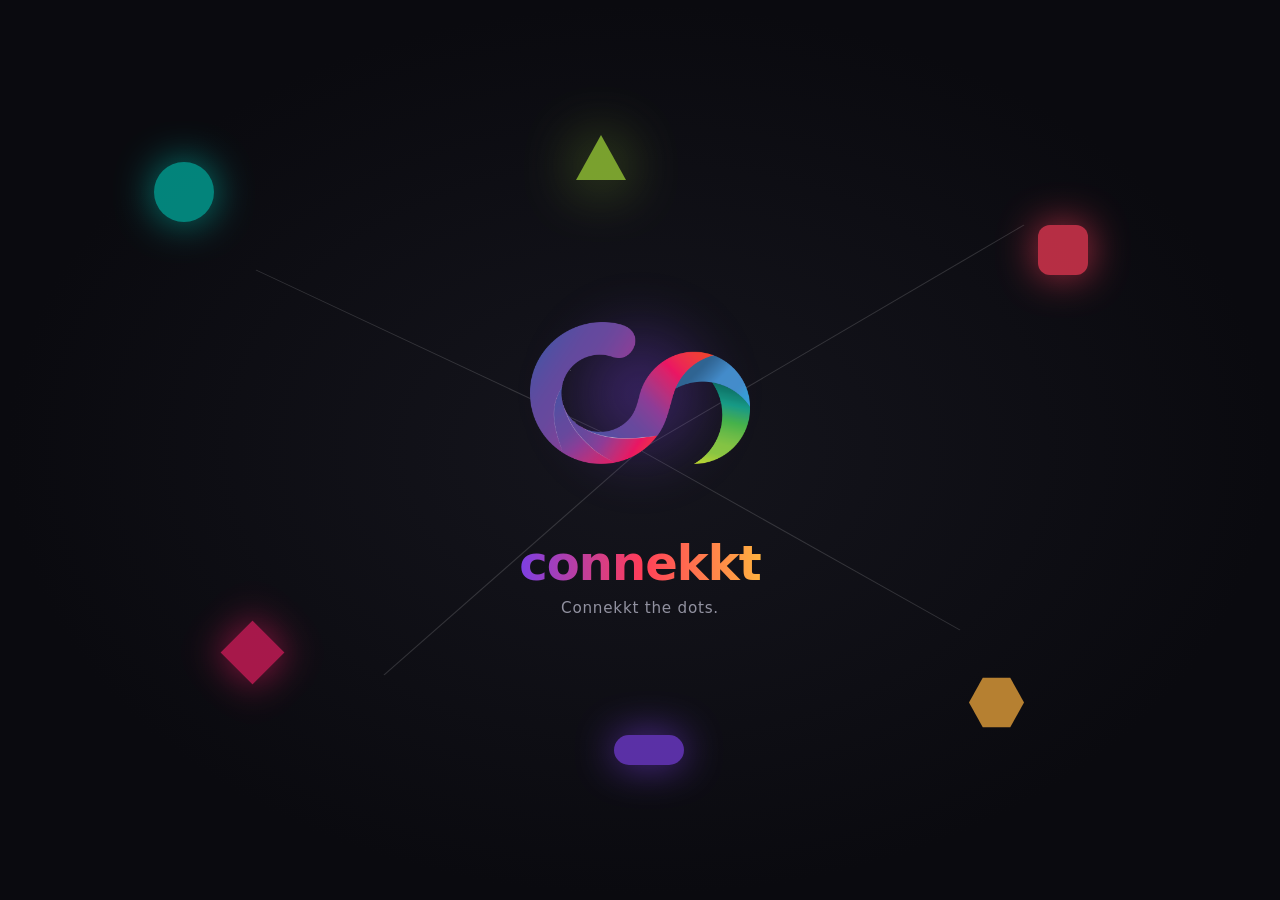
<file: frontend/index.html>
<!DOCTYPE html>
<html lang="en">
<head>
  <meta charset="UTF-8" />
  <meta name="viewport" content="width=device-width, initial-scale=1.0, viewport-fit=cover" />
  <meta name="theme-color" content="#0A0A0F" />
  <title>Connekkt — Connekkt the dots.</title>
  <link rel="icon" type="image/png" href="assets/connekkt-logo.png" />
  <link rel="stylesheet" href="css/tokens.css" />
  <link rel="stylesheet" href="css/splash.css" />
</head>
<body>
  <main class="splash" aria-label="Connekkt is loading">
    <!-- Animated background grid -->

    <!-- Floating geometric shapes representing each creative category -->
    <div class="shapes" aria-hidden="true">
      <span class="shape shape--circle"></span>
      <span class="shape shape--square"></span>
      <span class="shape shape--diamond"></span>
      <span class="shape shape--hex"></span>
      <span class="shape shape--triangle"></span>
      <span class="shape shape--pill"></span>
    </div>

    <!-- Connecting lines that draw across the screen -->
    <svg class="connections" viewBox="0 0 1000 1000" preserveAspectRatio="none" aria-hidden="true">
      <line x1="20%" y1="30%" x2="50%" y2="50%" class="line line--1" />
      <line x1="50%" y1="50%" x2="80%" y2="25%" class="line line--2" />
      <line x1="50%" y1="50%" x2="30%" y2="75%" class="line line--3" />
      <line x1="50%" y1="50%" x2="75%" y2="70%" class="line line--4" />
    </svg>

    <!-- The logo -->
    <div class="logo-wrap">
      <img src="assets/connekkt-logo.png" alt="Connekkt" class="logo" />
      <div class="logo-glow" aria-hidden="true"></div>
    </div>

    <!-- Wordmark and tagline -->
    <div class="brand">
      <h1 class="wordmark">connekkt</h1>
      <p class="tagline">Connekkt the dots.</p>
    </div>
  </main>

  <script src="js/api.js"></script>
  <script src="js/splash.js"></script>
</body>
</html>
</file>
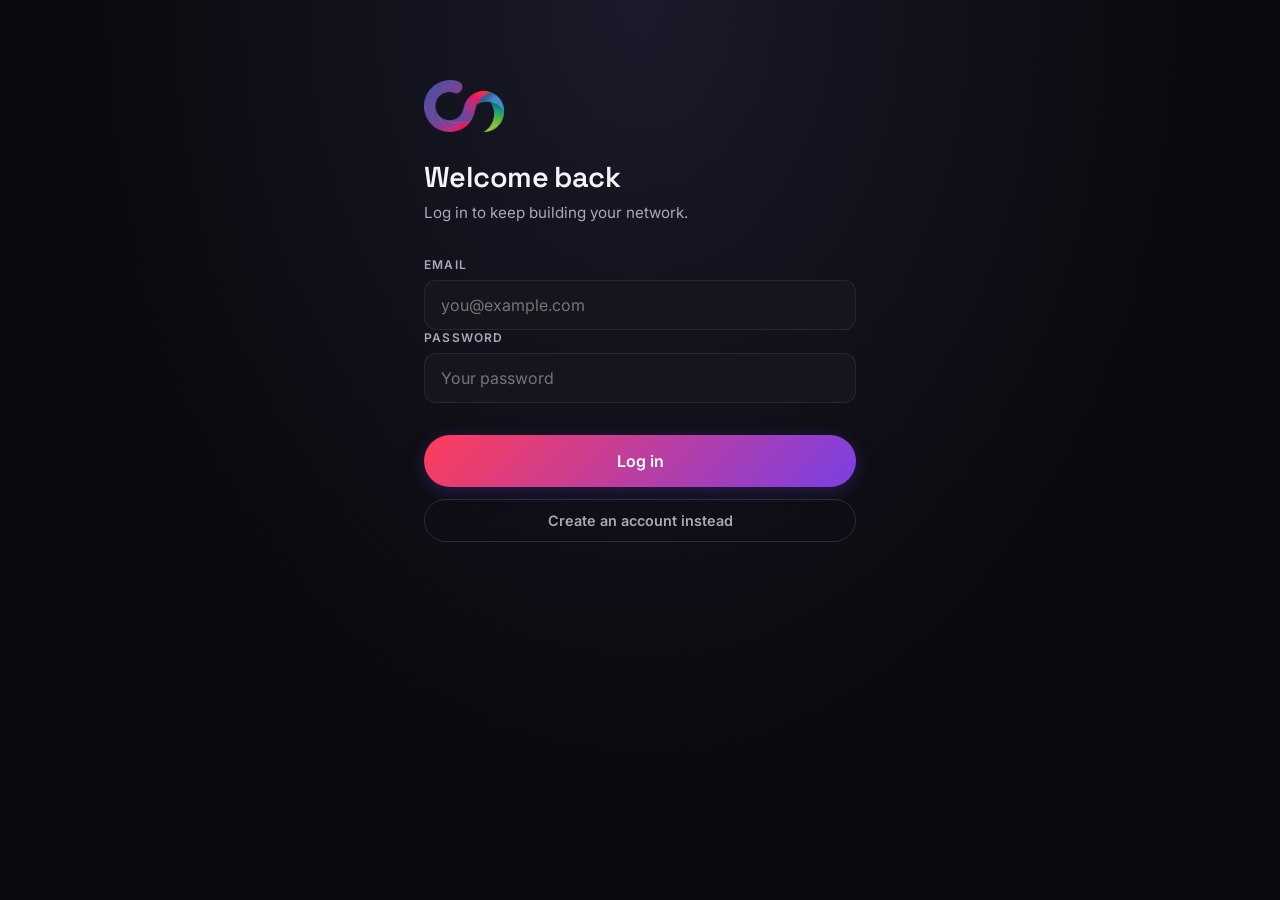
<file: frontend/login.html>
<!DOCTYPE html>
<html lang="en">
<head>
  <meta charset="UTF-8" />
  <meta name="viewport" content="width=device-width, initial-scale=1.0, viewport-fit=cover" />
  <meta name="theme-color" content="#0A0A0F" />
  <title>Connekkt — Log In</title>
  <link rel="icon" type="image/png" href="assets/connekkt-logo.png" />
  <link rel="preconnect" href="https://fonts.googleapis.com">
  <link rel="preconnect" href="https://fonts.gstatic.com" crossorigin>
  <link href="https://fonts.googleapis.com/css2?family=Space+Grotesk:wght@300;400;500;600;700&family=Inter:wght@300;400;500;600;700&display=swap" rel="stylesheet">
  <link rel="stylesheet" href="css/tokens.css" />
  <link rel="stylesheet" href="css/onboarding.css" />
</head>
<body class="onboarding-body">

  <main class="onboarding">
    <section class="step is-active">
      <img src="assets/connekkt-logo.png" alt="Connekkt" class="step__logo" />
      <h1 class="step__title">Welcome back</h1>
      <p class="step__sub">Log in to keep building your network.</p>

      <form class="form" id="loginForm" novalidate>
        <label class="field">
          <span class="field__label">Email</span>
          <input type="email" id="lEmail" placeholder="you@example.com" required autocomplete="email" />
        </label>

        <label class="field">
          <span class="field__label">Password</span>
          <input type="password" id="lPassword" placeholder="Your password" required autocomplete="current-password" />
        </label>

        <p class="form__error" id="loginError" hidden></p>

        <div class="step__actions">
          <button type="submit" class="btn btn--primary btn--lg btn--full" id="loginSubmitBtn">Log in</button>
          <button type="button" class="btn btn--ghost btn--full" id="goToSignupBtn" style="margin-top: 12px;">Create an account instead</button>
        </div>
      </form>
    </section>
  </main>

  <script src="js/api.js"></script>
  <script>
    const form = document.getElementById('loginForm');
    const errEl = document.getElementById('loginError');
    const submitBtn = document.getElementById('loginSubmitBtn');

    form.addEventListener('submit', async (e) => {
      e.preventDefault();
      errEl.hidden = true;

      const email = document.getElementById('lEmail').value.trim();
      const password = document.getElementById('lPassword').value;

      submitBtn.disabled = true;
      submitBtn.textContent = 'Logging in…';

      try {
        await api.login({ email, password });
        window.location.href = 'home.html';
      } catch (err) {
        errEl.textContent = err.message;
        errEl.hidden = false;
        submitBtn.disabled = false;
        submitBtn.textContent = 'Log in';
      }
    });

    document.getElementById('goToSignupBtn').addEventListener('click', () => {
      window.location.href = 'onboarding.html';
    });
  </script>
</body>
</html>
</file>
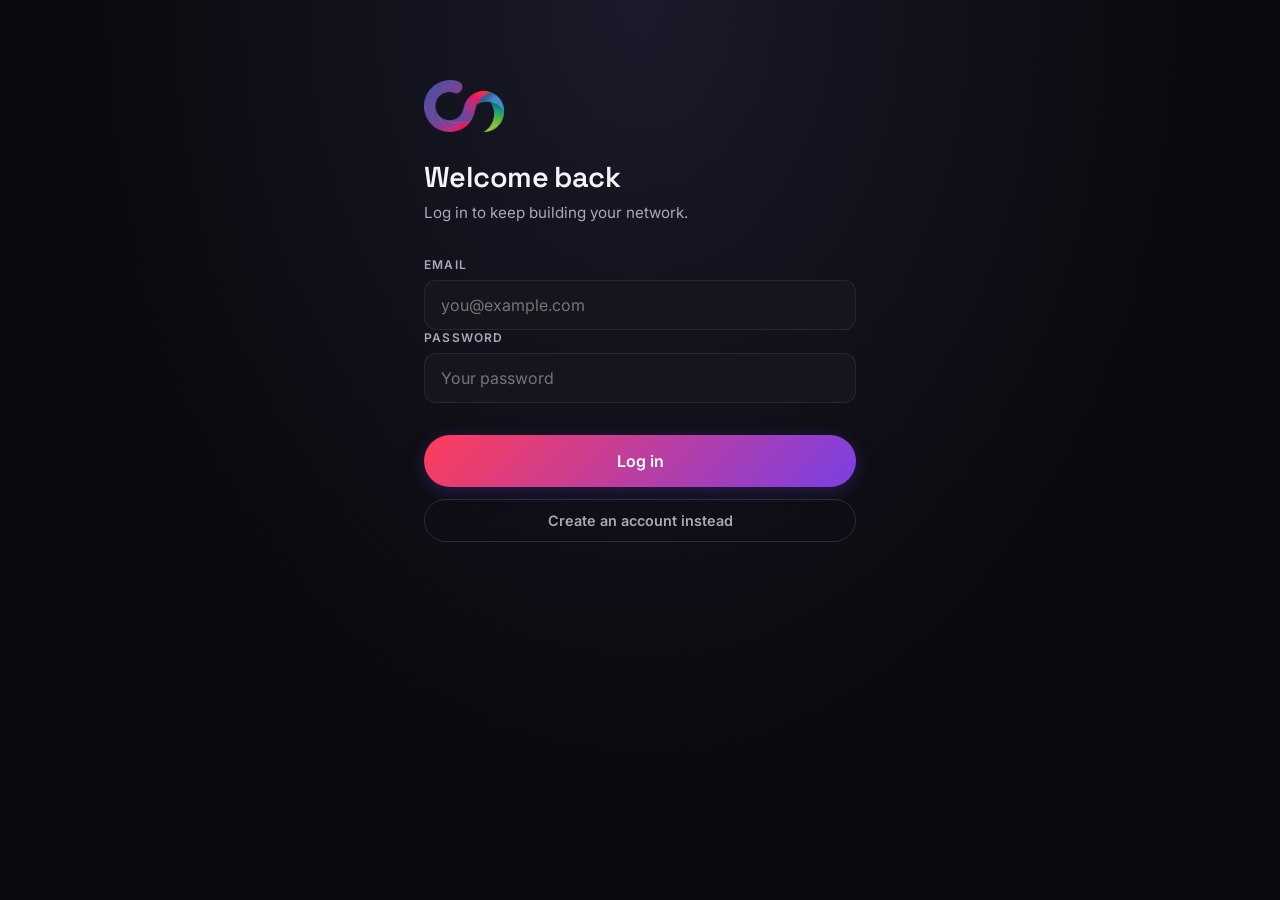
<file: frontend/profile.html>
<!DOCTYPE html>
<html lang="en">
<head>
  <meta charset="UTF-8" />
  <meta name="viewport" content="width=device-width, initial-scale=1.0, viewport-fit=cover" />
  <meta name="theme-color" content="#0A0A0F" />
  <title>Connekkt — Profile</title>
  <link rel="icon" type="image/png" href="assets/connekkt-logo.png" />
  <!-- Same Google Fonts as home + splash for consistency -->
  <link rel="preconnect" href="https://fonts.googleapis.com">
  <link rel="preconnect" href="https://fonts.gstatic.com" crossorigin>
  <link href="https://fonts.googleapis.com/css2?family=Space+Grotesk:wght@300;400;500;600;700&family=Inter:wght@300;400;500;600;700&display=swap" rel="stylesheet">
  <link rel="stylesheet" href="css/tokens.css" />
  <link rel="stylesheet" href="css/profile.css" />
</head>
<body class="profile-body">

  <main class="profile" id="profile">

    <!-- Top bar -->
    <header class="profile__top-bar">
      <button class="icon-btn" id="backBtn" aria-label="Go back">
        <svg viewBox="0 0 24 24" fill="none" stroke="currentColor" stroke-width="2" stroke-linecap="round" stroke-linejoin="round">
          <path d="M15 18l-6-6 6-6"/>
        </svg>
      </button>
      <span class="profile__top-bar-label">PROFILE</span>
      <button class="icon-btn" id="topRightBtn" aria-label="More options">
        <!-- Icon swapped in JS: pencil if isMe, dots otherwise -->
        <svg viewBox="0 0 24 24" fill="none" stroke="currentColor" stroke-width="2" stroke-linecap="round" stroke-linejoin="round" id="topRightIcon">
          <circle cx="12" cy="5" r="1.5"/>
          <circle cx="12" cy="12" r="1.5"/>
          <circle cx="12" cy="19" r="1.5"/>
        </svg>
      </button>
    </header>

    <!-- Vertical photo carousel -->
    <section class="profile__media" id="media">
      <div class="photo-stack" id="photoStack"></div>

      <!-- Black overlay so text stays readable over any photo (mobile only) -->
      <div class="media-overlay" aria-hidden="true"></div>

      <!-- Fade color band — FIXED to viewport, not scrollable -->
      <div class="media-fade" id="mediaFade" aria-hidden="true"></div>

      <!-- Scroll-down indicator with arrow (shows only when there's more below) -->
      <div class="scroll-hint" id="scrollHint" aria-hidden="true">
        <span class="scroll-hint__label">SCROLL</span>
        <svg viewBox="0 0 24 24" fill="none" stroke="currentColor" stroke-width="2" stroke-linecap="round" stroke-linejoin="round">
          <line x1="12" y1="5" x2="12" y2="19"/>
          <polyline points="19 12 12 19 5 12"/>
        </svg>
      </div>
    </section>

    <!-- Right-side action column -->
    <aside class="profile__actions">
      <div class="actions__followers">
        <span class="actions__count" id="followerCount">—</span>
        <span class="actions__label">FOLLOWERS</span>
      </div>

      <button class="action-icon like-btn" id="likeBtn" aria-label="Like (coming soon)">
        <svg viewBox="0 0 24 24" fill="none" stroke="currentColor" stroke-width="2" stroke-linecap="round" stroke-linejoin="round">
          <path d="M20.84 4.61a5.5 5.5 0 00-7.78 0L12 5.67l-1.06-1.06a5.5 5.5 0 00-7.78 7.78l1.06 1.06L12 21.23l7.78-7.78 1.06-1.06a5.5 5.5 0 000-7.78z"/>
        </svg>
        <span class="like-btn__shimmer" aria-hidden="true"></span>
      </button>

        <button class="action-icon" id="contactBtn" aria-label="View contact info">
    <svg viewBox="0 0 24 24" fill="none" stroke="currentColor" stroke-width="2" stroke-linecap="round" stroke-linejoin="round">
        <path d="M4 4h16c1.1 0 2 .9 2 2v12c0 1.1-.9 2-2 2H4c-1.1 0-2-.9-2-2V6c0-1.1.9-2 2-2z"/>
        <polyline points="22,6 12,13 2,6"/>
    </svg>
    </button>

      <button class="action-icon connekkt-btn" aria-label="Connekkt with this creative">
        <svg viewBox="0 0 24 24" fill="none" stroke="currentColor" stroke-width="2" stroke-linecap="round" stroke-linejoin="round">
          <path d="M16 21v-2a4 4 0 00-4-4H5a4 4 0 00-4 4v2"/>
          <circle cx="8.5" cy="7" r="4"/>
          <line x1="20" y1="8" x2="20" y2="14"/>
          <line x1="23" y1="11" x2="17" y2="11"/>
        </svg>
      </button>
    </aside>

    <!-- Bottom info -->
    <footer class="profile__info">
      <h1 class="profile__name" id="creativeName">—</h1>
      <p class="profile__field" id="creativeField">—</p>
      <p class="profile__bio" id="creativeBio">—</p>

      <div class="dna-tags" id="dnaTags"></div>
      <div class="socials" id="socials"></div>

      <!-- Fade color picker — only rendered when isMe -->
      <button class="fade-color-btn" id="fadeColorBtn" aria-label="Change fade color" hidden>
        <span class="fade-color-btn__swatch" id="fadeSwatch"></span>
        <span>Fade color</span>
      </button>
    </footer>
  </main>

    <!-- Contact info modal -->
<div class="modal" id="contactModal" aria-hidden="true" role="dialog" aria-labelledby="contactModalTitle">
  <div class="modal__backdrop" data-close-modal></div>
  <div class="modal__panel">
    <h3 class="modal__title" id="contactModalTitle">Get in touch</h3>
    <p class="modal__subtitle" id="contactModalSubtitle">—</p>

    <div class="contact-list" id="contactList"></div>

    <div class="modal__actions">
      <button class="btn btn--ghost" data-close-modal>Close</button>
    </div>
  </div>
</div>

  <script src="js/api.js"></script>
  <script src="js/categories.js"></script>
  <script src="js/mock-data.js"></script>
  <script src="js/profile.js"></script>
</body>
</html>
</file>
<file: frontend/css/tokens.css>
/* ===========================
   CONNEKKT DESIGN TOKENS
   The single source of truth for the visual language.
   =========================== */

:root {
  /* --- Backgrounds --- */
  --bg-base: #0A0A0F;
  --bg-surface: #15151D;
  --bg-elevated: #1E1E29;

  /* --- Text --- */
  --text-primary: #F4F4F8;
  --text-secondary: #A8A8B8;
  --text-muted: #6B6B7B;

  /* --- Category colors (pulled from the logo gradient) --- */
  --cat-designer: #FF3D5A;       /* coral red — rounded square */
  --cat-photographer: #00B8A9;   /* teal — circle */
  --cat-videographer: #E91E63;   /* hot magenta — diamond */
  --cat-musician: #FFB23F;       /* amber — hexagon */
  --cat-uiux: #3D8BFF;           /* electric blue — rounded rect */
  --cat-marketer: #A8E03A;       /* lime — triangle */
  --cat-writer: #7B3FE4;         /* violet — pill */
  --cat-illustrator: #FF6B35;    /* orange — blob */
  --cat-3d: #FF4FA3;             /* pink — cube */
  --cat-model: #F5B5C5;          /* rose — oval */
  --cat-fashion: #C2185B;        /* deep magenta — rhombus */
  --cat-dancer: #00D4E0;         /* cyan — starburst */

  /* --- Spacing scale --- */
  --space-1: 0.25rem;
  --space-2: 0.5rem;
  --space-3: 0.75rem;
  --space-4: 1rem;
  --space-6: 1.5rem;
  --space-8: 2rem;
  --space-12: 3rem;
  --space-16: 4rem;

  /* --- Radius --- */
  --radius-sm: 6px;
  --radius-md: 12px;
  --radius-lg: 20px;
  --radius-pill: 999px;

  /* --- Typography --- */
  --font-display: 'Space Grotesk', system-ui, -apple-system, sans-serif;
  --font-body: 'Inter', system-ui, -apple-system, sans-serif;

  /* --- Motion --- */
  --ease-smooth: cubic-bezier(0.4, 0, 0.2, 1);
  --ease-bounce: cubic-bezier(0.34, 1.56, 0.64, 1);
}

/* --- Reset --- */
* { box-sizing: border-box; margin: 0; padding: 0; }
html, body { height: 100%; }
body {
  font-family: var(--font-body);
  background: var(--bg-base);
  color: var(--text-primary);
  -webkit-font-smoothing: antialiased;
  overflow: hidden;
}
</file>
<file: frontend/css/splash.css>
/* ===========================
   SPLASH SCREEN
   =========================== */

.splash {
  position: fixed;
  inset: 0;
  display: flex;
  flex-direction: column;
  align-items: center;
  justify-content: center;
  background: radial-gradient(ellipse at center, #15151D 0%, #0A0A0F 70%);
  overflow: hidden;
}



/* --- Floating shapes --- */
.shapes { position: absolute; inset: 0; pointer-events: none; }

.shape {
  position: absolute;
  opacity: 0;
  filter: blur(0.5px);
  animation: float-in 1.4s var(--ease-smooth) forwards, drift 8s ease-in-out infinite;
}

.shape--circle {
  width: 60px; height: 60px;
  border-radius: 50%;
  background: var(--cat-photographer);
  top: 18%; left: 12%;
  animation-delay: 0.1s, 1.5s;
  box-shadow: 0 0 40px var(--cat-photographer);
}
.shape--square {
  width: 50px; height: 50px;
  border-radius: 12px;
  background: var(--cat-designer);
  top: 25%; right: 15%;
  animation-delay: 0.3s, 1.7s;
  box-shadow: 0 0 40px var(--cat-designer);
}
.shape--diamond {
  width: 45px; height: 45px;
  background: var(--cat-videographer);
  top: 70%; left: 18%;
  transform: rotate(45deg);
  animation-delay: 0.5s, 1.9s;
  box-shadow: 0 0 40px var(--cat-videographer);
}
.shape--hex {
  width: 55px; height: 55px;
  background: var(--cat-musician);
  clip-path: polygon(25% 5%, 75% 5%, 100% 50%, 75% 95%, 25% 95%, 0% 50%);
  top: 75%; right: 20%;
  animation-delay: 0.7s, 2.1s;
  box-shadow: 0 0 40px var(--cat-musician);
}
.shape--triangle {
  width: 0; height: 0;
  border-left: 25px solid transparent;
  border-right: 25px solid transparent;
  border-bottom: 45px solid var(--cat-marketer);
  top: 15%; left: 45%;
  animation-delay: 0.9s, 2.3s;
  filter: drop-shadow(0 0 30px var(--cat-marketer));
}
.shape--pill {
  width: 70px; height: 30px;
  border-radius: 999px;
  background: var(--cat-writer);
  bottom: 15%; left: 48%;
  animation-delay: 1.1s, 2.5s;
  box-shadow: 0 0 40px var(--cat-writer);
}

@keyframes float-in {
  to { opacity: 0.7; }
}

@keyframes drift {
  0%, 100% { transform: translate(0, 0) rotate(var(--r, 0deg)); }
  50%      { transform: translate(10px, -15px) rotate(var(--r, 0deg)); }
}

.shape--diamond { --r: 45deg; }

/* --- Connecting lines (SVG) --- */
.connections {
  position: absolute;
  inset: 0;
  width: 100%;
  height: 100%;
  pointer-events: none;
}

.line {
  stroke: rgba(255, 255, 255, 0.15);
  stroke-width: 1;
  stroke-dasharray: 1500;
  stroke-dashoffset: 1500;
  animation: draw-line 1.8s var(--ease-smooth) forwards;
}
.line--1 { animation-delay: 0.4s; }
.line--2 { animation-delay: 0.7s; }
.line--3 { animation-delay: 1.0s; }
.line--4 { animation-delay: 1.3s; }

@keyframes draw-line {
  to { stroke-dashoffset: 0; }
}

/* --- Logo --- */
.logo-wrap {
  position: relative;
  width: 220px;
  height: 220px;
  display: flex;
  align-items: center;
  justify-content: center;
  z-index: 2;
}

.logo {
  width: 100%;
  height: auto;
  opacity: 0;
  transform: scale(0.6) rotate(-15deg);
  animation: logo-entrance 1.4s var(--ease-bounce) 0.3s forwards,
             logo-pulse 3s ease-in-out 1.7s infinite;
}

@keyframes logo-entrance {
  0%   { opacity: 0; transform: scale(0.6) rotate(-15deg); }
  60%  { opacity: 1; transform: scale(1.08) rotate(3deg); }
  100% { opacity: 1; transform: scale(1) rotate(0); }
}

@keyframes logo-pulse {
  0%, 100% { transform: scale(1); }
  50%      { transform: scale(1.04); }
}

.logo-glow {
  position: absolute;
  inset: 0;
  border-radius: 50%;
  background: radial-gradient(circle, rgba(123, 63, 228, 0.4) 0%, transparent 60%);
  opacity: 0;
  filter: blur(20px);
  animation: glow-in 1.5s ease 0.6s forwards, glow-pulse 3s ease-in-out 2s infinite;
  z-index: -1;
}

@keyframes glow-in { to { opacity: 1; } }
@keyframes glow-pulse {
  0%, 100% { opacity: 0.6; transform: scale(1); }
  50%      { opacity: 1;   transform: scale(1.2); }
}

/* --- Brand text --- */
.brand {
  margin-top: var(--space-8);
  text-align: center;
  z-index: 2;
}

.wordmark {
  font-family: var(--font-display);
  font-size: clamp(2rem, 6vw, 3rem);
  font-weight: 700;
  letter-spacing: -0.02em;
  background: linear-gradient(90deg, #7B3FE4, #FF3D5A, #FFB23F, #00B8A9, #A8E03A);
  background-size: 200% 100%;
  -webkit-background-clip: text;
  background-clip: text;
  color: transparent;
  opacity: 0;
  animation: wordmark-in 1s ease 1.2s forwards, gradient-flow 6s linear 2.2s infinite;
}

@keyframes wordmark-in {
  from { opacity: 0; transform: translateY(10px); }
  to   { opacity: 1; transform: translateY(0); }
}
@keyframes gradient-flow {
  to { background-position: 200% 0; }
}

.tagline {
  font-family: var(--font-body);
  font-size: 0.95rem;
  color: var(--text-secondary);
  letter-spacing: 0.05em;
  margin-top: var(--space-2);
  opacity: 0;
  animation: tagline-in 0.8s ease 1.6s forwards;
}

@keyframes tagline-in {
  from { opacity: 0; transform: translateY(8px); }
  to   { opacity: 0.85; transform: translateY(0); }
}

/* --- Reduced motion respect --- */
@media (prefers-reduced-motion: reduce) {
  *, *::before, *::after {
    animation-duration: 0.01ms !important;
    animation-iteration-count: 1 !important;
    transition-duration: 0.01ms !important;
  }
}
</file>
<file: frontend/css/onboarding.css>
/* ===========================
   ONBOARDING
   Single-page wizard. Each step = one section, only one visible at a time.
   =========================== */

.onboarding-body {
  background: radial-gradient(ellipse at top, #1A1A2A 0%, var(--bg-base) 60%);
  min-height: 100vh;
  font-family: var(--font-body);
  color: var(--text-primary);
  overflow-x: hidden;
}

/* Progress bar */
.progress {
  position: fixed;
  top: 0; left: 0; right: 0;
  height: 3px;
  background: rgba(255, 255, 255, 0.05);
  z-index: 100;
}

.progress__fill {
  height: 100%;
  width: 0%;
  background: linear-gradient(90deg, #7B3FE4, #FF3D5A, #FFB23F, #00B8A9);
  transition: width 0.5s var(--ease-smooth);
}

/* Back button */
.back-btn {
  position: fixed;
  top: var(--space-4);
  left: var(--space-4);
  z-index: 50;
  width: 40px;
  height: 40px;
  border-radius: 50%;
  background: rgba(255, 255, 255, 0.06);
  border: 1px solid rgba(255, 255, 255, 0.1);
  color: var(--text-primary);
  display: flex;
  align-items: center;
  justify-content: center;
  cursor: pointer;
  transition: all 0.2s;
}
.back-btn:hover { background: rgba(255, 255, 255, 0.12); transform: scale(1.05); }
.back-btn svg { width: 18px; height: 18px; }

/* Layout shell */
.onboarding {
  max-width: 480px;
  margin: 0 auto;
  padding: 80px var(--space-6) var(--space-12);
  position: relative;
}

/* Steps — only one visible at a time */
.step {
  display: none;
  animation: step-in 0.5s var(--ease-smooth);
}

.step.is-active { display: block; }

@keyframes step-in {
  from { opacity: 0; transform: translateY(12px); }
  to   { opacity: 1; transform: translateY(0); }
}

.step__logo {
  width: 80px;
  height: auto;
  margin-bottom: var(--space-6);
}

.step__title {
  font-family: var(--font-display);
  font-size: 1.8rem;
  font-weight: 600;
  letter-spacing: -0.02em;
  margin-bottom: var(--space-2);
  line-height: 1.2;
}

.step__sub {
  color: var(--text-secondary);
  font-size: 0.95rem;
  line-height: 1.5;
  margin-bottom: var(--space-8);
}

.step__actions { margin-top: var(--space-8); }
.step__actions--stack { display: flex; flex-direction: column; gap: var(--space-3); }
.step__actions--row   { display: flex; gap: var(--space-3); }

/* ===========================
   FORM CONTROLS
   =========================== */
.form { display: flex; flex-direction: column; gap: var(--space-5); }

.field { display: flex; flex-direction: column; gap: var(--space-2); }

.field__label {
  font-size: 0.75rem;
  font-weight: 600;
  letter-spacing: 0.1em;
  text-transform: uppercase;
  color: var(--text-secondary);
}

.field__hint {
  font-size: 0.7rem;
  color: var(--text-muted);
  margin-top: 4px;
  align-self: flex-end;
}

.form__error {
  color: #FF3D5A;
  font-size: 0.85rem;
  margin-top: var(--space-2);
}

input[type="text"],
input[type="email"],
input[type="password"],
textarea {
  width: 100%;
  background: var(--bg-surface);
  border: 1px solid rgba(255, 255, 255, 0.08);
  border-radius: var(--radius-md);
  padding: 14px 16px;
  color: var(--text-primary);
  font-family: var(--font-body);
  font-size: 1rem;
  transition: border-color 0.2s, background 0.2s;
}

input:focus, textarea:focus {
  outline: none;
  border-color: rgba(255, 255, 255, 0.25);
  background: var(--bg-elevated);
}

textarea { resize: vertical; min-height: 100px; }

/* ===========================
   BUTTONS
   =========================== */
.btn {
  font-family: var(--font-body);
  font-size: 0.9rem;
  font-weight: 600;
  padding: 12px 20px;
  border-radius: var(--radius-pill);
  border: none;
  cursor: pointer;
  transition: all 0.2s;
}

.btn--lg { padding: 16px 24px; font-size: 1rem; }
.btn--full { width: 100%; }

.btn--primary {
  background: linear-gradient(135deg, #FF3D5A, #7B3FE4);
  color: white;
  box-shadow: 0 4px 16px rgba(123, 63, 228, 0.25);
}
.btn--primary:hover:not(:disabled) {
  transform: translateY(-1px);
  box-shadow: 0 6px 20px rgba(123, 63, 228, 0.4);
}
.btn--primary:disabled {
  opacity: 0.4;
  cursor: not-allowed;
}

.btn--ghost {
  background: transparent;
  color: var(--text-secondary);
  border: 1px solid rgba(255, 255, 255, 0.12);
}
.btn--ghost:hover { background: rgba(255, 255, 255, 0.05); }

/* ===========================
   FIELD PICKER (Step 2)
   =========================== */
.field-grid {
  display: grid;
  grid-template-columns: repeat(auto-fill, minmax(140px, 1fr));
  gap: var(--space-3);
  margin-bottom: var(--space-4);
}

.field-card {
  position: relative;
  display: flex;
  flex-direction: column;
  align-items: center;
  gap: var(--space-3);
  padding: var(--space-5) var(--space-3);
  background: var(--bg-surface);
  border: 2px solid transparent;
  border-radius: var(--radius-lg);
  cursor: pointer;
  transition: all 0.25s var(--ease-smooth);
  text-align: center;
}

.field-card:hover {
  background: var(--bg-elevated);
  transform: translateY(-2px);
}

.field-card.is-selected {
  border-color: var(--card-color, #FF3D5A);
  background: var(--bg-elevated);
  box-shadow: 0 0 0 4px rgba(255, 255, 255, 0.04), 0 8px 24px rgba(0, 0, 0, 0.3);
}

.field-card__shape {
  width: 50px;
  height: 50px;
  display: flex;
  align-items: center;
  justify-content: center;
  font-weight: 700;
  font-size: 1.1rem;
  color: var(--bg-base);
}

.field-card__shape.shape-circle       { border-radius: 50%; }
.field-card__shape.shape-square       { border-radius: 10px; }
.field-card__shape.shape-diamond      { transform: rotate(45deg); border-radius: 6px; }
.field-card__shape.shape-diamond span { display: block; transform: rotate(-45deg); }
.field-card__shape.shape-hex          { clip-path: polygon(25% 5%, 75% 5%, 100% 50%, 75% 95%, 25% 95%, 0% 50%); }
.field-card__shape.shape-rounded-rect { border-radius: 8px; width: 60px; }
.field-card__shape.shape-triangle     { clip-path: polygon(50% 0%, 0% 100%, 100% 100%); }
.field-card__shape.shape-pill         { border-radius: 999px; width: 64px; height: 32px; }

.field-card__label {
  font-size: 0.85rem;
  font-weight: 500;
  color: var(--text-primary);
  line-height: 1.2;
}

/* ===========================
   CHIP GRID (Sub-categories, DNA tags)
   =========================== */
.chip-grid {
  display: flex;
  flex-wrap: wrap;
  gap: var(--space-2);
}

.chip {
  background: var(--bg-surface);
  border: 1px solid rgba(255, 255, 255, 0.08);
  color: var(--text-primary);
  padding: 8px 14px;
  border-radius: var(--radius-pill);
  font-size: 0.85rem;
  cursor: pointer;
  transition: all 0.2s;
  user-select: none;
}

.chip:hover { background: var(--bg-elevated); }

.chip.is-selected {
  background: var(--chip-color, #FFB23F);
  color: var(--bg-base);
  border-color: transparent;
  font-weight: 600;
}

/* DNA tags input */
.dna-input-tags {
  display: flex;
  flex-wrap: wrap;
  gap: var(--space-2);
  margin-top: var(--space-2);
}

.dna-input-tag {
  background: rgba(255, 255, 255, 0.08);
  color: var(--text-primary);
  padding: 4px 8px 4px 12px;
  border-radius: var(--radius-pill);
  font-size: 0.8rem;
  display: flex;
  align-items: center;
  gap: 6px;
}

.dna-input-tag button {
  background: transparent;
  border: none;
  color: var(--text-muted);
  cursor: pointer;
  font-size: 1.1rem;
  line-height: 1;
  padding: 0 4px;
}

.dna-input-tag button:hover { color: var(--text-primary); }

/* ===========================
   PHOTO UPLOADER (Step 5)
   =========================== */
.photo-uploader {
  display: grid;
  grid-template-columns: repeat(3, 1fr);
  gap: var(--space-3);
  margin-bottom: var(--space-3);
}

.photo-slot {
  position: relative;
  aspect-ratio: 3 / 4;        /* enforces portrait orientation */
  background: var(--bg-surface);
  border: 2px dashed rgba(255, 255, 255, 0.12);
  border-radius: var(--radius-md);
  display: flex;
  flex-direction: column;
  align-items: center;
  justify-content: center;
  gap: var(--space-2);
  cursor: pointer;
  overflow: hidden;
  transition: border-color 0.2s, background 0.2s;
}

.photo-slot:hover { border-color: rgba(255, 255, 255, 0.3); }

.photo-slot.has-photo {
  border-style: solid;
  border-color: rgba(255, 255, 255, 0.2);
}

.photo-slot__input {
  position: absolute;
  inset: 0;
  opacity: 0;
  cursor: pointer;
}

.photo-slot__placeholder {
  font-size: 2rem;
  color: var(--text-muted);
}

.photo-slot__label {
  font-size: 0.7rem;
  color: var(--text-muted);
  letter-spacing: 0.1em;
}

.photo-slot__preview {
  position: absolute;
  inset: 0;
  background-size: cover;
  background-position: center;
  pointer-events: none;
}

.photo-slot.has-photo .photo-slot__placeholder,
.photo-slot.has-photo .photo-slot__label { display: none; }

/* ===========================
   SOCIALS (Step 6)
   =========================== */
.socials-list {
  display: flex;
  flex-direction: column;
  gap: var(--space-3);
  margin-bottom: var(--space-3);
}

.social-row {
  display: flex;
  align-items: center;
  gap: var(--space-3);
  background: var(--bg-surface);
  border: 1px solid rgba(255, 255, 255, 0.06);
  border-radius: var(--radius-md);
  padding: var(--space-3);
}

.social-row__icon {
  width: 36px;
  height: 36px;
  border-radius: 50%;
  background: rgba(255, 255, 255, 0.06);
  display: flex;
  align-items: center;
  justify-content: center;
  flex-shrink: 0;
}

.social-row__icon svg { width: 18px; height: 18px; color: var(--text-primary); }

.social-row select,
.social-row input {
  flex: 1;
  background: transparent;
  border: none;
  color: var(--text-primary);
  font-family: var(--font-body);
  font-size: 0.9rem;
  padding: 4px 0;
  outline: none;
}

.social-row select { background: var(--bg-surface); }

.social-row__remove {
  background: transparent;
  border: none;
  color: var(--text-muted);
  cursor: pointer;
  font-size: 1.1rem;
  padding: 4px 8px;
}

.social-row__remove:hover { color: #FF3D5A; }

/* ===========================
   DONE / CONFETTI (Step 7)
   =========================== */
.done-burst {
  position: relative;
  height: 120px;
  margin-bottom: var(--space-6);
}

.burst-shape {
  position: absolute;
  top: 50%; left: 50%;
  opacity: 0;
  animation: burst-out 1.2s var(--ease-bounce) forwards;
}

.burst-shape--1 { width: 30px; height: 30px; background: #FF3D5A; border-radius: 50%; --tx: -80px; --ty: -40px; animation-delay: 0.1s; }
.burst-shape--2 { width: 28px; height: 28px; background: #00B8A9; border-radius: 6px; --tx: 70px; --ty: -50px; animation-delay: 0.2s; }
.burst-shape--3 { width: 26px; height: 26px; background: #FFB23F; clip-path: polygon(25% 5%, 75% 5%, 100% 50%, 75% 95%, 25% 95%, 0% 50%); --tx: -50px; --ty: 30px; animation-delay: 0.3s; }
.burst-shape--4 { width: 24px; height: 24px; background: #7B3FE4; border-radius: 999px; --tx: 60px; --ty: 35px; animation-delay: 0.4s; }

@keyframes burst-out {
  0%   { opacity: 0; transform: translate(-50%, -50%) scale(0); }
  60%  { opacity: 1; transform: translate(calc(-50% + var(--tx) * 1.1), calc(-50% + var(--ty) * 1.1)) scale(1.1); }
  100% { opacity: 1; transform: translate(calc(-50% + var(--tx)), calc(-50% + var(--ty))) scale(1); }
}

/* ===========================
   CROP MODAL
   =========================== */
.crop-modal {
  position: fixed;
  inset: 0;
  z-index: 2000;
  display: none;
  align-items: center;
  justify-content: center;
  padding: var(--space-4);
}

.crop-modal.is-open { display: flex; }

.crop-modal__backdrop {
  position: absolute;
  inset: 0;
  background: rgba(0, 0, 0, 0.85);
  backdrop-filter: blur(8px);
  -webkit-backdrop-filter: blur(8px);
}

.crop-modal__panel {
  position: relative;
  background: var(--bg-surface);
  border: 1px solid rgba(255, 255, 255, 0.08);
  border-radius: var(--radius-lg);
  padding: var(--space-6);
  max-width: 500px;
  width: 100%;
  display: flex;
  flex-direction: column;
  gap: var(--space-4);
  animation: modal-in 0.3s var(--ease-bounce);
}

.crop-modal__title {
  font-family: var(--font-display);
  font-size: 1.2rem;
  font-weight: 600;
  margin-bottom: var(--space-1);
}

.crop-modal__sub {
  color: var(--text-secondary);
  font-size: 0.85rem;
  line-height: 1.5;
}

.crop-modal__stage {
  /* Cropper.js needs a sized container to work in */
  width: 100%;
  height: 360px;
  background: var(--bg-base);
  border-radius: var(--radius-md);
  overflow: hidden;
}

.crop-modal__stage img {
  /* Cropper.js replaces this img; this just hides it before init */
  display: block;
  max-width: 100%;
}

.crop-modal__actions {
  display: flex;
  justify-content: flex-end;
  gap: var(--space-3);
}

/* Override Cropper.js's default crop-box border to match Connekkt's vibe */
.cropper-view-box,
.cropper-face {
  outline: 1px solid #FFB23F;
  outline-color: rgba(255, 178, 63, 0.85);
}

.cropper-line, .cropper-point { background-color: #FFB23F; }

/* Hint banner for non-portrait uploads (shown briefly inside the modal) */
.crop-modal__hint {
  font-size: 0.8rem;
  color: var(--cat-musician);
  background: rgba(255, 178, 63, 0.08);
  border: 1px solid rgba(255, 178, 63, 0.25);
  padding: 8px 12px;
  border-radius: var(--radius-md);
  margin-top: var(--space-2);
}

/* ===========================
   WELCOME SCREEN POLISH
   =========================== */
.welcome-hint {
  font-size: 0.75rem;
  color: var(--text-muted);
  text-align: center;
  margin-top: var(--space-2);
  letter-spacing: 0.02em;
}

.welcome-divider {
  display: flex;
  align-items: center;
  gap: var(--space-3);
  margin: var(--space-8) 0;
  color: var(--text-muted);
  font-size: 0.7rem;
  letter-spacing: 0.2em;
  text-transform: uppercase;
}
.welcome-divider::before,
.welcome-divider::after {
  content: '';
  flex: 1;
  height: 1px;
  background: rgba(255, 255, 255, 0.08);
}

.welcome-secondary {
  display: flex;
  gap: var(--space-3);
  justify-content: center;
}

.btn--sm {
  padding: 8px 14px;
  font-size: 0.8rem;
}
</file>
<file: frontend/css/profile.css>
/* ===========================
   PROFILE PAGE — V2
   Cleaner, fixed fade, scroll hint, no black bars on mobile.
   =========================== */

.profile-body {
  background: var(--bg-base);
  height: 100vh;
  /* Use Inter for body / Space Grotesk for display — matches splash + home */
  font-family: var(--font-body);
  overflow: hidden;
}

/* Layout shell */
.profile {
  position: relative;
  width: 100%;
  height: 100vh;
  overflow: hidden;
}

/* --- Top bar --- */
.profile__top-bar {
  position: fixed;
  top: 0; left: 0; right: 0;
  z-index: 50;
  display: flex;
  align-items: center;
  justify-content: space-between;
  padding: var(--space-4);
  background: linear-gradient(180deg, rgba(10, 10, 15, 0.5), transparent);
}

.profile__top-bar-label {
  font-family: var(--font-body);
  font-size: 0.7rem;
  font-weight: 500;
  letter-spacing: 0.3em;
  color: var(--text-secondary);
}

/* --- Media column (vertical photo scroll) --- */
.profile__media {
  position: absolute;
  inset: 0;
  z-index: 1;
  overflow-y: scroll;
  overflow-x: hidden;
  scroll-snap-type: y mandatory;
  scroll-behavior: smooth;
  scrollbar-width: none;
  -webkit-overflow-scrolling: touch; /* smoother iOS scroll */
}
.profile__media::-webkit-scrollbar { display: none; }

.photo-stack {
  position: relative;
  width: 100%;
}

/* Each slide = full viewport height, snaps cleanly */
.photo-slide {
  position: relative;
  width: 100%;
  height: 100vh;
  scroll-snap-align: start;
  scroll-snap-stop: always;  /* never skip a slide on a fast flick */
  overflow: hidden;
  background: var(--bg-base);
}

/* The actual image — portrait-locked, fills the slide cleanly */
.photo-slide__img {
  position: absolute;
  inset: 0;
  width: 100%;
  height: 100%;
  background-size: cover;       /* fills the screen */
  background-position: center;
  background-repeat: no-repeat;
  /* Subtle parallax-ish ken-burns: gentle zoom on the active slide */
  transition: transform 1.2s var(--ease-smooth);
}

/* The currently visible slide gets a slow zoom-in */
.photo-slide.is-visible .photo-slide__img {
  transform: scale(1.05);
}

/* Empty state — no photos uploaded */
.photo-empty {
  position: absolute;
  inset: 0;
  display: flex;
  align-items: center;
  justify-content: center;
  background: radial-gradient(ellipse at center, var(--bg-elevated), var(--bg-base));
}

.photo-empty__shape {
  width: 180px;
  height: 180px;
  display: flex;
  align-items: center;
  justify-content: center;
  font-family: var(--font-display);
  font-size: 4rem;
  font-weight: 700;
  color: var(--bg-base);
  opacity: 0.85;
}

/* --- FIXED black overlay so the bottom text stays readable --- */
.media-overlay {
  position: fixed;
  left: 0; right: 0;
  bottom: 0;
  height: 55%;
  z-index: 5;
  pointer-events: none;
  background: linear-gradient(180deg,
    transparent 0%,
    rgba(10, 10, 15, 0.35) 35%,
    rgba(10, 10, 15, 0.75) 75%,
    rgba(10, 10, 15, 0.95) 100%
  );
}

/* --- FIXED fade color band — sits on top of the overlay, doesn't scroll away --- */
.media-fade {
  position: fixed;
  left: 0; right: 0;
  bottom: 0;
  height: 25%;
  z-index: 6;
  pointer-events: none;
  background: linear-gradient(180deg,
    transparent 0%,
    var(--fade-color, var(--bg-base)) 100%
  );
  opacity: 0.35;             /* tinted, not solid — color flavor without hiding the photo */
  transition: background 0.4s var(--ease-smooth);
}

/* --- Scroll-down hint --- */
.scroll-hint {
  position: fixed;
  bottom: var(--space-16);
  left: 50%;
  transform: translateX(-50%);
  z-index: 15;
  display: flex;
  flex-direction: column;
  align-items: center;
  gap: 4px;
  color: rgba(255, 255, 255, 0.7);
  pointer-events: none;
  animation: hint-bounce 2s ease-in-out infinite;
  transition: opacity 0.4s;
}

.scroll-hint.is-hidden {
  opacity: 0;
}

.scroll-hint__label {
  font-size: 0.6rem;
  font-weight: 600;
  letter-spacing: 0.25em;
}

.scroll-hint svg {
  width: 18px;
  height: 18px;
}

@keyframes hint-bounce {
  0%, 100% { transform: translateX(-50%) translateY(0); }
  50%      { transform: translateX(-50%) translateY(8px); }
}

/* --- Right-side action column --- */
.profile__actions {
  position: fixed;
  top: 22%;
  right: var(--space-4);
  z-index: 30;
  display: flex;
  flex-direction: column;
  align-items: center;
  gap: var(--space-4);
}

.actions__followers {
  display: flex;
  flex-direction: column;
  align-items: center;
  margin-bottom: var(--space-3);
  text-shadow: 0 2px 8px rgba(0, 0, 0, 0.7);
}

.actions__count {
  font-family: var(--font-display);
  font-size: 1.5rem;
  font-weight: 700;
  color: var(--text-primary);
}

.actions__label {
  font-size: 0.6rem;
  font-weight: 600;
  letter-spacing: 0.2em;
  color: var(--text-primary);
  margin-top: 2px;
  opacity: 0.8;
}

.action-icon {
  width: 44px;
  height: 44px;
  border-radius: 50%;
  border: none;
  background: rgba(21, 21, 29, 0.5);
  backdrop-filter: blur(12px);
  -webkit-backdrop-filter: blur(12px);
  color: var(--text-primary);
  display: flex;
  align-items: center;
  justify-content: center;
  cursor: pointer;
  transition: transform 0.2s var(--ease-bounce), background 0.2s;
}

.action-icon:hover { background: rgba(30, 30, 41, 0.85); transform: scale(1.1); }
.action-icon:active { transform: scale(0.92); }
.action-icon svg { width: 20px; height: 20px; }

/* Like button (inactive but playful) */
.like-btn { position: relative; overflow: hidden; }
.like-btn svg { transition: stroke 0.3s, fill 0.3s, transform 0.3s; }

.like-btn.is-playing svg {
  stroke: #FF3D5A;
  animation: like-flicker 0.8s var(--ease-bounce);
}

@keyframes like-flicker {
  0%   { transform: scale(1);    fill: transparent; }
  25%  { transform: scale(1.4);  fill: #FF3D5A; }
  45%  { transform: scale(0.9);  fill: transparent; }
  65%  { transform: scale(1.25); fill: #FF3D5A; }
  85%  { transform: scale(0.95); fill: transparent; }
  100% { transform: scale(1);    fill: transparent; stroke: currentColor; }
}

.like-btn__shimmer {
  position: absolute;
  inset: 0;
  border-radius: 50%;
  border: 2px solid #FF3D5A;
  opacity: 0;
  pointer-events: none;
}

.like-btn.is-playing .like-btn__shimmer {
  animation: like-ring 0.8s ease-out;
}

@keyframes like-ring {
  0%   { opacity: 1; transform: scale(1); }
  100% { opacity: 0; transform: scale(2); }
}

/* "Photo focus mode" — double-click hides UI for a clearer view */
.profile.is-focus-mode .profile__top-bar,
.profile.is-focus-mode .profile__actions,
.profile.is-focus-mode .profile__info,
.profile.is-focus-mode .scroll-hint,
.profile.is-focus-mode .media-overlay,
.profile.is-focus-mode .media-fade {
  opacity: 0;
  pointer-events: none;
  transition: opacity 0.4s var(--ease-smooth);
}

/* --- Bottom info --- */
.profile__info {
  position: fixed;
  bottom: 0; left: 0; right: 0;
  z-index: 10;
  padding: 0 var(--space-6) var(--space-6);
  text-align: center;
  pointer-events: none;
}

.profile__info > * { pointer-events: auto; }

.profile__name {
  font-family: var(--font-display);
  font-size: clamp(2rem, 7vw, 3rem);
  font-weight: 300;
  letter-spacing: -0.02em;
  color: var(--text-primary);
  text-shadow: 0 2px 16px rgba(0, 0, 0, 0.6);
  line-height: 1.1;
}

.profile__field {
  font-family: var(--font-body);
  font-size: 0.7rem;
  font-weight: 600;
  letter-spacing: 0.3em;
  text-transform: uppercase;
  color: var(--text-primary);
  margin-top: var(--space-3);
  opacity: 0.85;
}

.profile__bio {
  font-family: var(--font-body);
  font-size: 0.85rem;
  line-height: 1.6;
  color: var(--text-primary);
  opacity: 0.85;
  margin: var(--space-4) auto 0;
  max-width: 360px;
}

/* DNA tags */
.dna-tags {
  display: flex;
  flex-wrap: wrap;
  justify-content: center;
  gap: var(--space-2);
  margin-top: var(--space-4);
}

.dna-tag {
  font-family: var(--font-body);
  font-size: 0.7rem;
  letter-spacing: 0.05em;
  color: var(--text-primary);
  background: rgba(255, 255, 255, 0.1);
  border: 1px solid rgba(255, 255, 255, 0.15);
  padding: 4px 10px;
  border-radius: var(--radius-pill);
}

/* Socials */
.socials {
  display: flex;
  justify-content: center;
  gap: var(--space-3);
  margin-top: var(--space-4);
  flex-wrap: wrap;
}

.social-icon {
  width: 36px;
  height: 36px;
  display: flex;
  align-items: center;
  justify-content: center;
  background: rgba(255, 255, 255, 0.1);
  border: 1px solid rgba(255, 255, 255, 0.15);
  color: var(--text-primary);
  text-decoration: none;
  transition: all 0.2s;
  border-radius: 50%;
}

.social-icon:hover {
  background: rgba(255, 255, 255, 0.2);
  transform: translateY(-2px);
}

.social-icon svg { width: 16px; height: 16px; }

/* Foreign link inherits user's category shape */
.social-icon.is-foreign.shape-circle       { border-radius: 50%; }
.social-icon.is-foreign.shape-square       { border-radius: 8px; }
.social-icon.is-foreign.shape-diamond      { transform: rotate(45deg); border-radius: 4px; }
.social-icon.is-foreign.shape-diamond svg  { transform: rotate(-45deg); }
.social-icon.is-foreign.shape-hex          { clip-path: polygon(25% 5%, 75% 5%, 100% 50%, 75% 95%, 25% 95%, 0% 50%); border-radius: 0; }
.social-icon.is-foreign.shape-rounded-rect { border-radius: 6px; }
.social-icon.is-foreign.shape-triangle     { clip-path: polygon(50% 0%, 0% 100%, 100% 100%); border-radius: 0; }
.social-icon.is-foreign.shape-pill         { border-radius: 999px; width: 50px; }

/* Fade color picker (only shown to the profile owner) */
.fade-color-btn {
  display: inline-flex;
  align-items: center;
  gap: var(--space-2);
  margin-top: var(--space-4);
  padding: 6px 14px;
  background: rgba(255, 255, 255, 0.1);
  border: 1px solid rgba(255, 255, 255, 0.15);
  border-radius: var(--radius-pill);
  color: var(--text-primary);
  font-family: var(--font-body);
  font-size: 0.7rem;
  letter-spacing: 0.1em;
  text-transform: uppercase;
  cursor: pointer;
  transition: background 0.2s;
}

.fade-color-btn:hover { background: rgba(255, 255, 255, 0.2); }

.fade-color-btn__swatch {
  width: 14px;
  height: 14px;
  border-radius: 50%;
  background: var(--fade-color, var(--bg-base));
  border: 1px solid rgba(255, 255, 255, 0.3);
}

/* ===========================
   TABLET (>=768px)
   =========================== */
@media (min-width: 768px) {
  .profile__actions { top: 18%; right: var(--space-8); }
  .action-icon { width: 52px; height: 52px; }
  .action-icon svg { width: 24px; height: 24px; }
  .profile__name { font-size: clamp(2.5rem, 6vw, 4rem); }
}

/* ===========================
   DESKTOP (>=1024px) — magazine spread
   =========================== */
@media (min-width: 1024px) {
  .profile {
    display: grid;
    grid-template-columns: 60% 40%;
    grid-template-rows: 1fr;
  }

  .profile__media { position: relative; grid-column: 1; }

  /* Overlay/fade only span the media column on desktop */
  .media-overlay,
  .media-fade { width: 60%; left: 0; right: auto; }

  .profile__info {
    position: relative;
    grid-column: 2;
    background: var(--bg-surface);
    border-left: 1px solid rgba(255, 255, 255, 0.06);
    padding: var(--space-16) var(--space-8) var(--space-8);
    text-align: left;
    overflow-y: auto;
    height: 100vh;
  }

  .profile__name { text-align: left; }
  .profile__bio  { margin-left: 0; max-width: none; }
  .dna-tags, .socials { justify-content: flex-start; }

  .profile__actions { right: calc(40% + var(--space-6)); }
}

/* ===========================
   MODAL (shared with home page styling)
   Profile page didn't have modal styles yet — adding here.
   =========================== */
.modal {
  position: fixed;
  inset: 0;
  z-index: 1000;
  display: none;
  align-items: center;
  justify-content: center;
  padding: var(--space-4);
}

.modal.is-open { display: flex; }

.modal__backdrop {
  position: absolute;
  inset: 0;
  background: rgba(0, 0, 0, 0.7);
  backdrop-filter: blur(8px);
  -webkit-backdrop-filter: blur(8px);
}

.modal__panel {
  position: relative;
  background: var(--bg-surface);
  border: 1px solid rgba(255, 255, 255, 0.08);
  border-radius: var(--radius-lg);
  padding: var(--space-8);
  max-width: 420px;
  width: 100%;
  animation: modal-in 0.3s var(--ease-bounce);
}

@keyframes modal-in {
  from { opacity: 0; transform: translateY(20px) scale(0.95); }
  to   { opacity: 1; transform: translateY(0)    scale(1); }
}

.modal__title {
  font-family: var(--font-display);
  font-size: 1.4rem;
  font-weight: 600;
  margin-bottom: var(--space-2);
}

.modal__subtitle {
  color: var(--text-secondary);
  font-size: 0.85rem;
  line-height: 1.5;
  margin-bottom: var(--space-6);
}

.modal__actions {
  display: flex;
  gap: var(--space-3);
  justify-content: flex-end;
  margin-top: var(--space-6);
}

.btn {
  font-family: var(--font-body);
  font-size: 0.85rem;
  font-weight: 600;
  padding: 10px 20px;
  border-radius: var(--radius-pill);
  border: none;
  cursor: pointer;
  transition: all 0.2s;
}

.btn--ghost {
  background: transparent;
  color: var(--text-secondary);
  border: 1px solid rgba(255, 255, 255, 0.12);
}
.btn--ghost:hover { background: rgba(255, 255, 255, 0.05); }

.btn--primary {
  background: linear-gradient(135deg, #FF3D5A, #7B3FE4);
  color: white;
}
.btn--primary:hover { transform: translateY(-1px); }

/* ===========================
   CONTACT LIST (inside the contact modal)
   =========================== */
.contact-list {
  display: flex;
  flex-direction: column;
  gap: var(--space-2);
}

.contact-row {
  display: flex;
  align-items: center;
  gap: var(--space-3);
  padding: var(--space-3);
  background: var(--bg-elevated);
  border: 1px solid rgba(255, 255, 255, 0.04);
  border-radius: var(--radius-md);
  color: var(--text-primary);
  text-decoration: none;
  transition: all 0.2s;
}

a.contact-row:hover {
  background: rgba(30, 30, 41, 0.95);
  border-color: rgba(255, 255, 255, 0.12);
  transform: translateY(-1px);
}

.contact-row__icon {
  width: 36px;
  height: 36px;
  border-radius: 50%;
  background: rgba(255, 255, 255, 0.06);
  display: flex;
  align-items: center;
  justify-content: center;
  flex-shrink: 0;
  color: var(--text-primary);
}

.contact-row__icon svg { width: 18px; height: 18px; }

.contact-row__info {
  flex: 1;
  min-width: 0;
}

.contact-row__label {
  font-size: 0.7rem;
  letter-spacing: 0.15em;
  text-transform: uppercase;
  color: var(--text-muted);
  margin-bottom: 2px;
}

.contact-row__value {
  font-size: 0.9rem;
  color: var(--text-primary);
  word-break: break-word;
}

/* "Note" row uses a different look (it's a message, not a clickable contact method) */
.contact-row--note {
  background: transparent;
  border: 1px dashed rgba(255, 255, 255, 0.1);
}

.contact-row--note .contact-row__icon {
  color: var(--cat-musician); /* warm/welcoming amber */
}

/* Empty state — no contact methods shared at all */
.contact-empty {
  text-align: center;
  padding: var(--space-6) var(--space-3);
  color: var(--text-secondary);
  font-size: 0.9rem;
  line-height: 1.5;
}

/* Profile top-bar buttons — translucent over photos */
.profile__top-bar .icon-btn {
  width: 40px;
  height: 40px;
  border-radius: 50%;
  background: rgba(15, 15, 22, 0.45);
  border: 1px solid rgba(255, 255, 255, 0.08);
  backdrop-filter: blur(14px) saturate(140%);
  -webkit-backdrop-filter: blur(14px) saturate(140%);
  color: var(--text-primary);
  display: flex;
  align-items: center;
  justify-content: center;
  cursor: pointer;
  transition: all 0.2s var(--ease-smooth);
}

.profile__top-bar .icon-btn:hover {
  background: rgba(15, 15, 22, 0.7);
  border-color: rgba(255, 255, 255, 0.18);
  transform: scale(1.05);
}

.profile__top-bar .icon-btn:active {
  transform: scale(0.95);
}

.profile__top-bar .icon-btn svg {
  width: 18px;
  height: 18px;
  stroke: currentColor;
}
</file>
